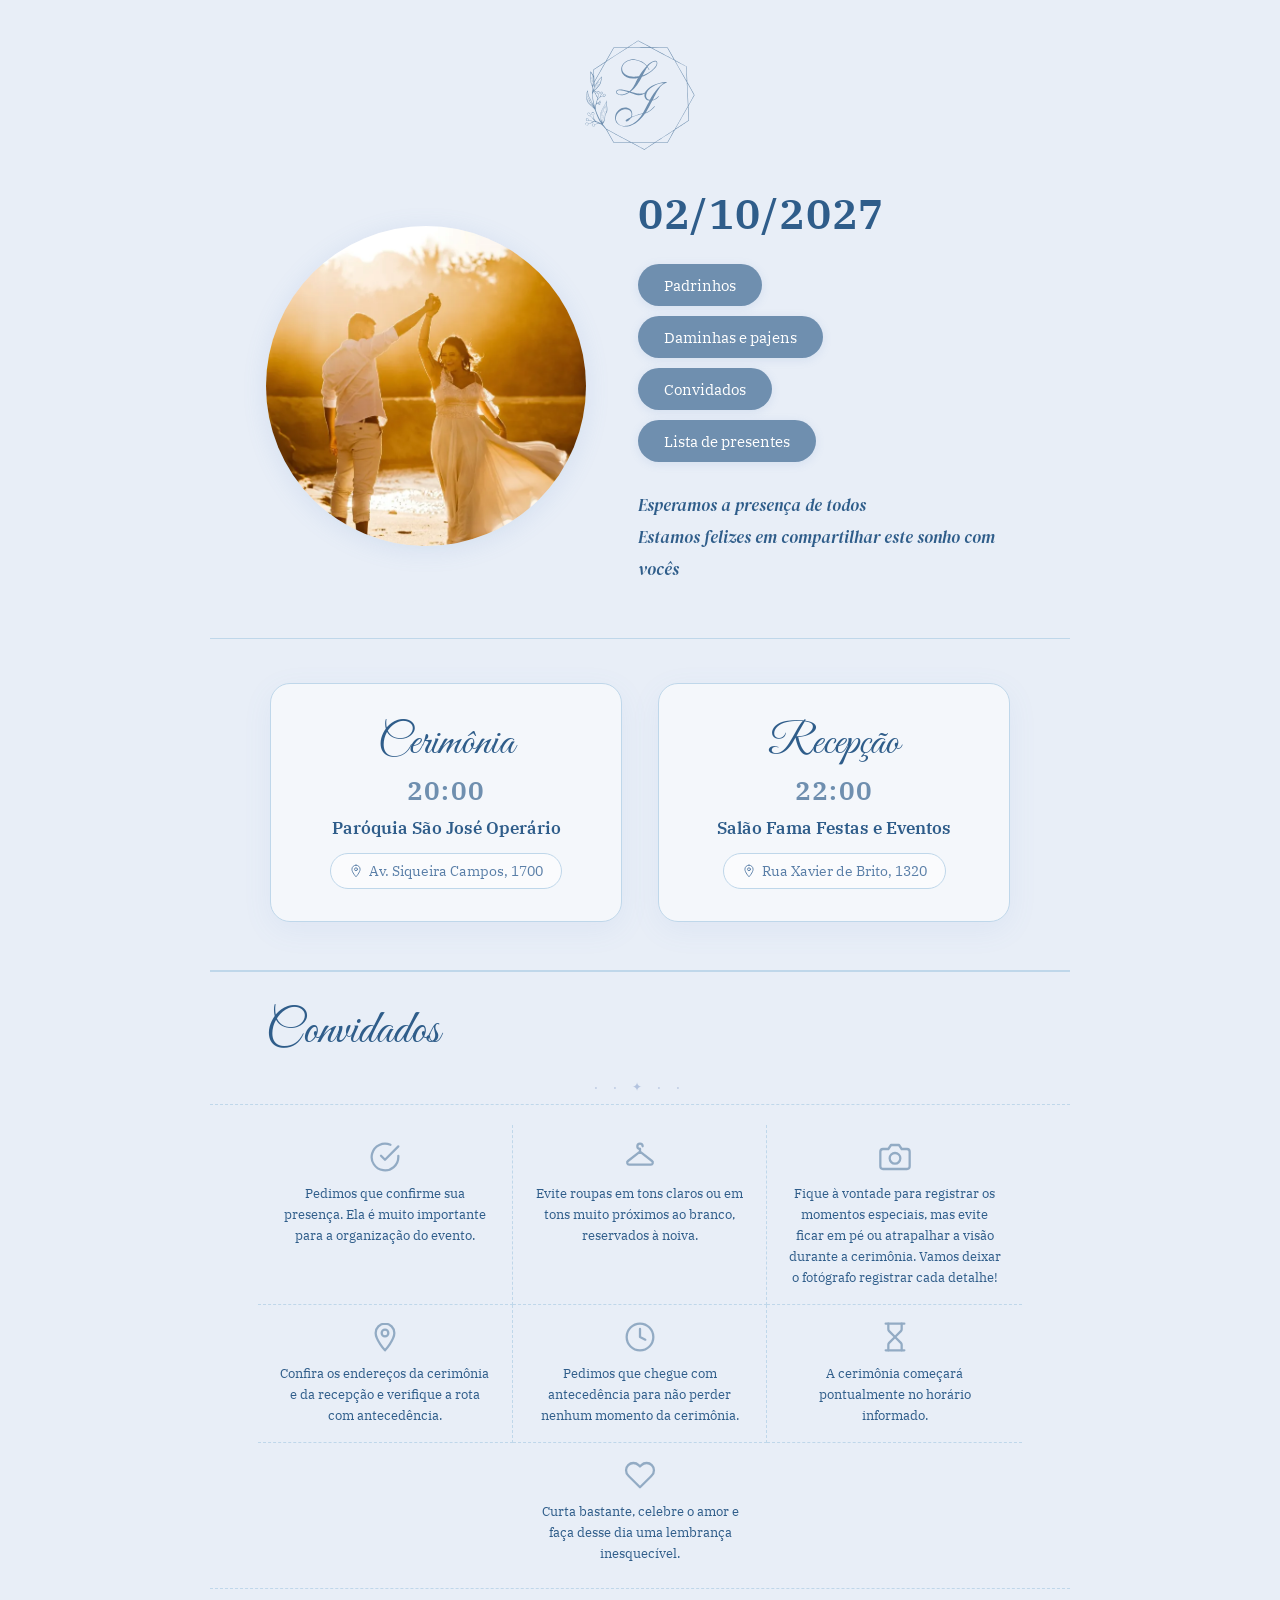
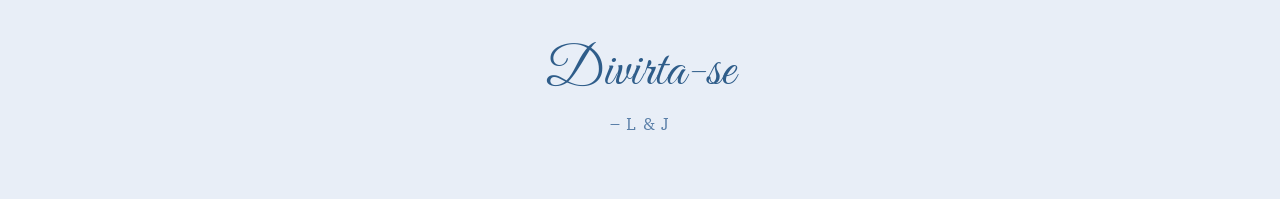
<file: index.html>
<!doctype html>
<html lang="pt-BR">
  <head>
    <meta charset="UTF-8" />
    <meta name="viewport" content="width=device-width, initial-scale=1.0" />
    <meta property="og:title" content="Convite de Casamento – L &amp; J" />
    <meta property="og:description" content="02/10/2027 · Cerimônia às 20:00" />
    <meta property="og:image" content="https://tnutellas.github.io/images/FotoCasamento.webp" />
    <title>Convite de Casamento – L &amp; J</title>
    <link rel="preconnect" href="https://fonts.googleapis.com" />
    <link rel="preconnect" href="https://fonts.gstatic.com" crossorigin />
    <link
      href="https://fonts.googleapis.com/css2?family=Great+Vibes&family=IBM+Plex+Serif:wght@400;600&family=DM+Serif+Display:ital@1&display=swap"
      rel="stylesheet"
    />
    <link rel="stylesheet" href="style.css" />
  </head>
  <body>
    <div class="wrapper">
      <!-- ══════════════════════════════════════
           CAPA
      ══════════════════════════════════════ -->
      <section class="section-cover">
        <div class="logo-wrap">
          <img
            src="images/MonogramaV4-colored.svg"
            alt="Logo L&amp;J"
            class="logo-img"
          />
        </div>

        <!-- Bloco hero: no desktop vira 2 colunas -->
        <div class="hero-grid">
          <!-- Foto -->
          <div class="hero-circle">
            <img
              src="images/FotoCasamento.webp"
              alt="Foto dos noivos"
              class="hero-img"
            />
          </div>

          <!-- Conteúdo textual ao lado da foto (desktop) ou abaixo (mobile) -->
          <div class="hero-content">
            <p class="date-text">02/10/2027</p>

            <div class="nav-btns">
              <a class="btn-nav" href="padrinhos.html">Padrinhos</a>
              <a class="btn-nav" href="daminhas.html">Daminhas e pajens</a>
              <a class="btn-nav" href="#convidados">Convidados</a>
              <a
                class="btn-nav"
                href="https://www.finalfeliz.de/LaisLinsJoaoVictor"
                target="_blank"
                rel="noopener"
                >Lista de presentes</a
              >
            </div>

            <div class="hero-msg">
              <p class="msg-line">Esperamos a presença de todos</p>
              <p class="msg-line">
                Estamos felizes em compartilhar este sonho com vocês
              </p>
            </div>
          </div>
        </div>
        <!-- /hero-grid -->
      </section>
      <!-- ══════════════════════════════════════
           INFORMAÇÕES DO EVENTO
      ══════════════════════════════════════ -->
      <section class="section-info">
        <div class="info-cards">
          <!-- Cerimônia -->
          <div class="info-card">
            <h3 class="info-card-title">Cerimônia</h3>
            <p class="info-card-time">20:00</p>
            <p class="info-card-place">Paróquia São José Operário</p>
            <a
              class="info-card-address"
              href="https://maps.app.goo.gl/T6LfEr5VWVxbEAMs5"
              target="_blank"
              rel="noopener"
            >
              <svg
                viewBox="0 0 24 24"
                fill="none"
                stroke="currentColor"
                stroke-width="1.6"
                stroke-linecap="round"
                stroke-linejoin="round"
                class="addr-icon"
              >
                <path
                  d="M12 2C8.13 2 5 5.13 5 9c0 5.25 7 13 7 13s7-7.75 7-13c0-3.87-3.13-7-7-7z"
                />
                <circle cx="12" cy="9" r="2.5" />
              </svg>
              Av. Siqueira Campos, 1700
            </a>
          </div>

          <!-- Recepção -->
          <div class="info-card">
            <h3 class="info-card-title">Recepção</h3>
            <p class="info-card-time">22:00</p>
            <p class="info-card-place">Salão Fama Festas e Eventos</p>
            <a
              class="info-card-address"
              href="https://maps.app.goo.gl/uJj9DNCMM5zp3ML26"
              target="_blank"
              rel="noopener"
            >
              <svg
                viewBox="0 0 24 24"
                fill="none"
                stroke="currentColor"
                stroke-width="1.6"
                stroke-linecap="round"
                stroke-linejoin="round"
                class="addr-icon"
              >
                <path
                  d="M12 2C8.13 2 5 5.13 5 9c0 5.25 7 13 7 13s7-7.75 7-13c0-3.87-3.13-7-7-7z"
                />
                <circle cx="12" cy="9" r="2.5" />
              </svg>
              Rua Xavier de Brito, 1320
            </a>
          </div>
        </div>
      </section>
      <!-- ══════════════════════════════════════
           CONVIDADOS
      ══════════════════════════════════════ -->
      <section class="section-outfit" id="convidados">
        <h2 class="script-title guests-title">Convidados</h2>
        <div class="divider-ornament">· · ✦ · ·</div>

        <div class="tips-section tips-grid">
          <!-- Confirmar presença -->
          <div class="tip-item">
            <svg
              class="tip-icon"
              viewBox="0 0 24 24"
              fill="none"
              stroke="currentColor"
              stroke-width="1.7"
              stroke-linecap="round"
              stroke-linejoin="round"
            >
              <path d="M22 11.08V12a10 10 0 1 1-5.93-9.14" />
              <polyline points="22 4 12 14.01 9 11.01" />
            </svg>
            <p class="tip-text">
              Pedimos que confirme sua presença. Ela é muito importante para a
              organização do evento.
            </p>
          </div>

          <!-- Traje -->
          <div class="tip-item">
            <svg
              class="tip-icon"
              viewBox="0 0 24 24"
              fill="none"
              stroke="currentColor"
              stroke-width="1.7"
              stroke-linecap="round"
              stroke-linejoin="round"
            >
              <path d="M12 6a2 2 0 1 1 2-2" />
              <path
                d="M12 6v2L3 15a1.5 1.5 0 0 0 1 2.7h16a1.5 1.5 0 0 0 1-2.7l-9-7"
              />
            </svg>
            <p class="tip-text">
              Evite roupas em tons claros ou em tons muito próximos ao branco,
              reservados à noiva.
            </p>
          </div>

          <!-- Fotos -->
          <div class="tip-item">
            <svg
              class="tip-icon"
              viewBox="0 0 24 24"
              fill="none"
              stroke="currentColor"
              stroke-width="1.7"
              stroke-linecap="round"
              stroke-linejoin="round"
            >
              <path
                d="M23 19a2 2 0 0 1-2 2H3a2 2 0 0 1-2-2V8a2 2 0 0 1 2-2h4l2-3h6l2 3h4a2 2 0 0 1 2 2z"
              />
              <circle cx="12" cy="13" r="4" />
            </svg>
            <p class="tip-text">
              Fique à vontade para registrar os momentos especiais, mas evite
              ficar em pé ou atrapalhar a visão durante a cerimônia. Vamos deixar o fotógrafo registrar cada detalhe!
            </p>
          </div>

          <!-- Endereços -->
          <div class="tip-item">
            <svg
              class="tip-icon"
              viewBox="0 0 24 24"
              fill="none"
              stroke="currentColor"
              stroke-width="1.7"
              stroke-linecap="round"
              stroke-linejoin="round"
            >
              <path
                d="M12 2C8.13 2 5 5.13 5 9c0 5.25 7 13 7 13s7-7.75 7-13c0-3.87-3.13-7-7-7z"
              />
              <circle cx="12" cy="9" r="2.5" />
            </svg>
            <p class="tip-text">
              Confira os endereços da cerimônia e da recepção e verifique a rota
              com antecedência.
            </p>
          </div>

          <!-- Antecedência -->
          <div class="tip-item">
            <svg
              class="tip-icon"
              viewBox="0 0 24 24"
              fill="none"
              stroke="currentColor"
              stroke-width="1.7"
              stroke-linecap="round"
              stroke-linejoin="round"
            >
              <circle cx="12" cy="12" r="10" />
              <polyline points="12 6 12 12 16 14" />
            </svg>
            <p class="tip-text">
              Pedimos que chegue com antecedência para não perder nenhum momento
              da cerimônia.
            </p>
          </div>

          <!-- Pontualidade -->
          <div class="tip-item">
            <svg
              class="tip-icon"
              viewBox="0 0 24 24"
              fill="none"
              stroke="currentColor"
              stroke-width="1.7"
              stroke-linecap="round"
              stroke-linejoin="round"
            >
              <path d="M5 22h14" />
              <path d="M5 2h14" />
              <path
                d="M17 22v-4.17a2 2 0 0 0-.59-1.42L12 12l-4.41 4.41A2 2 0 0 0 7 17.83V22"
              />
              <path
                d="M7 2v4.17a2 2 0 0 0 .59 1.42L12 12l4.41-4.41A2 2 0 0 0 17 6.17V2"
              />
            </svg>
            <p class="tip-text">
              A cerimônia começará pontualmente no horário informado.
            </p>
          </div>

          <!-- Celebre -->
          <div class="tip-item">
            <svg
              class="tip-icon"
              viewBox="0 0 24 24"
              fill="none"
              stroke="currentColor"
              stroke-width="1.7"
              stroke-linecap="round"
              stroke-linejoin="round"
            >
              <path
                d="M20.84 4.61a5.5 5.5 0 0 0-7.78 0L12 5.67l-1.06-1.06a5.5 5.5 0 0 0-7.78 7.78l1.06 1.06L12 21.23l7.78-7.78 1.06-1.06a5.5 5.5 0 0 0 0-7.78z"
              />
            </svg>
            <p class="tip-text">
              Curta bastante, celebre o amor e faça desse dia uma lembrança
              inesquecível.
            </p>
          </div>
        </div>

        <!-- Assinatura final -->
        <div class="final-sign">
          <h2 class="script-title sign-title">Divirta-se</h2>
          <p class="sign-sub">– L &amp; J</p>
        </div>
      </section>
    </div>
    <!-- /wrapper -->
  </body>
</html>
</file>
<file: style.css>
/* ============================================================
   RESET & VARIÁVEIS
   ============================================================ */
*, *::before, *::after { box-sizing: border-box; margin: 0; padding: 0; }

:root {
  --bg:         #e8eef7;
  --text:       #2f5d8a;
  --text-soft:  #5a7fa8;
  --blue:       #91a8d0;
  --blue-dk:    #6f8faf;
  --border:     #bfd7ea;
  --shadow:     rgba(100, 140, 200, 0.15);
}

html { font-size: 16px; }

body {
  background: var(--bg);
  color: var(--text);
  font-family: 'IBM Plex Serif', serif;
  min-height: 100vh;
}


/* ============================================================
   ░░░  MOBILE — layout padrão (< 768px)  ░░░
   ============================================================ */

.wrapper {
  width: 100%;
  max-width: 480px;
  margin: 0 auto;
  display: flex;
  flex-direction: column;
  align-items: center;
}

/* --- CAPA mobile --- */
.section-cover {
  width: 100%;
  display: flex;
  flex-direction: column;
  align-items: center;
  padding-bottom: 32px;
}

.logo-wrap {
  margin: 28px auto 18px;
  width: 88px;
  height: 88px;
}
.logo-img { width: 100%; height: 100%; object-fit: contain; display: block; }

/* Hero: coluna única no mobile */
.hero-grid {
  width: 100%;
  display: flex;
  flex-direction: column;
  align-items: center;
  gap: 0;
}

.hero-circle {
  width: 80%;
  max-width: 300px;
  aspect-ratio: 1;
  border-radius: 50%;
  overflow: hidden;
  box-shadow: 0 4px 24px var(--shadow);
  margin: 0 auto 20px;
}
.hero-img { width: 100%; height: 100%; object-fit: cover; display: block; }

.hero-content {
  width: 100%;
  display: flex;
  flex-direction: column;
  align-items: center;
}

.date-text {
  font-family: 'IBM Plex Serif', serif;
  font-size: 1.75rem;
  font-weight: 600;
  color: var(--text);
  text-align: center;
  letter-spacing: 0.03em;
  margin-bottom: 18px;
}

.nav-btns {
  display: flex;
  gap: 12px;
  flex-wrap: wrap;
  justify-content: center;
  padding: 0 16px;
  margin-bottom: 20px;
}
.btn-nav {
  display: inline-flex;
  align-items: center;
  padding: 9px 22px;
  border-radius: 30px;
  background: var(--blue-dk);
  color: #fff;
  border: none;
  font-family: 'IBM Plex Serif', serif;
  font-size: 0.88rem;
  text-decoration: none;
  box-shadow: 0 2px 10px var(--shadow);
  transition: background 0.2s, transform 0.15s;
  white-space: nowrap;
}
.btn-nav:hover { background: #5a7fa8; transform: translateY(-1px); }
.btn-nav:active { transform: translateY(0); box-shadow: none; }

.hero-msg { padding: 0 24px; text-align: center; }
.msg-line {
  font-family: 'DM Serif Display', serif;
  font-style: italic;
  font-size: 0.95rem;
  color: var(--text);
  line-height: 1.8;
}

/* ============================================================
   SEÇÃO DE INFORMAÇÕES DO EVENTO
   ============================================================ */
.section-info {
  width: 100%;
  padding: 36px 20px 40px;
  border-top: 1px solid var(--border);
  border-bottom: 1px solid var(--border);
}

.info-cards {
  display: flex;
  flex-direction: column;
  gap: 20px;
  width: 100%;
}

.info-card {
  display: flex;
  flex-direction: column;
  align-items: center;
  text-align: center;
  padding: 24px 20px;
  background: rgba(255, 255, 255, 0.4);
  border: 1px solid var(--border);
  border-radius: 16px;
  box-shadow: 0 4px 16px rgba(100, 140, 200, 0.06);
}

.info-card-title {
  font-family: 'Great Vibes', cursive;
  font-size: 2.2rem;
  font-weight: 400;
  color: var(--text);
  margin-bottom: 4px;
}

.info-card-time {
  font-family: 'IBM Plex Serif', serif;
  font-size: 1.4rem;
  font-weight: 600;
  color: var(--blue-dk);
  letter-spacing: 0.04em;
  margin-bottom: 8px;
}

.info-card-place {
  font-family: 'IBM Plex Serif', serif;
  font-size: 0.95rem;
  font-weight: 600;
  color: var(--text);
  margin-bottom: 10px;
}

.info-card-address {
  display: inline-flex;
  align-items: center;
  gap: 6px;
  font-family: 'IBM Plex Serif', serif;
  font-size: 0.84rem;
  color: var(--text-soft);
  text-decoration: none;
  background: rgba(255, 255, 255, 0.6);
  border: 1px solid var(--border);
  padding: 6px 14px;
  border-radius: 20px;
  transition: all 0.2s ease;
}
.info-card-address:hover {
  color: #fff;
  background: var(--blue-dk);
  border-color: var(--blue-dk);
  transform: translateY(-1px);
}

.addr-icon { width: 14px; height: 14px; flex-shrink: 0; }

/* ============================================================
   SEÇÃO CONVIDADOS (reaproveita .section-outfit / .tips-section)
   ============================================================ */
.guests-title {
  padding: 20px 18px 0;
}

/* ============================================================
   CABEÇALHO DAS SUBPÁGINAS
   ============================================================ */
.page-header {
  width: 100%;
  position: relative;
  display: flex;
  justify-content: center;
  align-items: center;
  padding: 24px 20px 8px;
}

.page-logo {
  display: block;
  width: 72px;
  height: 72px;
}
.page-logo img { width: 100%; height: 100%; object-fit: contain; display: block; }

.btn-back {
  position: absolute;
  left: 18px;
  top: 50%;
  transform: translateY(-50%);
  font-family: 'IBM Plex Serif', serif;
  font-size: 0.85rem;
  color: var(--blue-dk);
  text-decoration: none;
  padding: 6px 14px;
  border: 1px solid var(--border);
  border-radius: 20px;
  background: rgba(255, 255, 255, 0.5);
  transition: background 0.2s, color 0.2s;
}
.btn-back:hover { background: var(--blue-dk); color: #fff; border-color: var(--blue-dk); }

.section-outfit.no-border { border-top: none; }

/* ============================================================
   SEÇÕES DE TRAJE
   ============================================================ */
.section-outfit {
  width: 100%;
  display: flex;
  flex-direction: column;
  align-items: stretch;
  padding: 0 0 24px;
  border-top: 1px solid var(--border);
}

.outfit-block {
  display: flex;
  flex-direction: column;
  padding: 20px 18px 8px;
  gap: 10px;
}

/* Mobile: no bloco "reverse", imagem sobe */
.outfit-block.reverse .outfit-img-wrap { order: -1; }

.script-title {
  font-family: 'Great Vibes', cursive;
  color: var(--text);
  font-size: 2.3rem;
  font-weight: 400;
  line-height: 1.15;
  margin-bottom: 6px;
}

.outfit-list {
  list-style: disc;
  padding-left: 18px;
  font-family: 'IBM Plex Serif', serif;
  font-size: 0.87rem;
  color: var(--text);
  line-height: 1.8;
}

.outfit-img-wrap {
  width: 100%;
  max-width: 200px;
  margin: 0 auto;
}
.outfit-img { width: 100%; height: auto; object-fit: contain; display: block; }

.divider-ornament {
  text-align: center;
  color: var(--blue);
  font-size: 0.72rem;
  letter-spacing: 6px;
  padding: 10px 0 2px;
  opacity: 0.6;
}

/* --- Dicas mobile --- */
.tips-section {
  display: flex;
  flex-direction: column;
  gap: 14px;
  padding: 14px 18px 4px;
}
.tip-item {
  display: flex;
  align-items: flex-start;
  gap: 12px;
}
.tip-icon {
  width: 26px;
  height: 26px;
  flex-shrink: 0;
  color: var(--blue-dk);
  opacity: 0.78;
  margin-top: 1px;
}
.tip-text {
  font-family: 'IBM Plex Serif', serif;
  font-size: 0.85rem;
  color: var(--text);
  line-height: 1.65;
}

/* --- Assinatura mobile --- */
.final-sign {
  text-align: center;
  padding: 28px 0 12px;
}
.sign-title { font-size: 2.6rem; }
.sign-sub {
  font-family: 'IBM Plex Serif', serif;
  font-size: 0.95rem;
  color: var(--text-soft);
  margin-top: 4px;
  letter-spacing: 0.06em;
}


/* ============================================================
   ░░░  DESKTOP — layout alternativo (≥ 768px)  ░░░
   ============================================================ */
@media (min-width: 768px) {

  body {
    background: var(--bg);
    padding: 0;
  }

  /* Container mais largo, sem card */
  .wrapper {
    max-width: 860px;
  }

  /* ---- CAPA desktop: logo no topo, hero em 2 colunas ---- */
  .section-cover {
    padding-bottom: 52px;
  }

  .logo-wrap {
    width: 110px;
    height: 110px;
    margin: 40px auto 36px;
  }

  /* Hero vira grid 2 colunas */
  .hero-grid {
    flex-direction: row;
    align-items: center;
    justify-content: center;
    gap: 52px;
    padding: 0 56px;
    width: 100%;
  }

  /* Foto maior no desktop */
  .hero-circle {
    width: 320px;
    max-width: 320px;
    flex-shrink: 0;
    margin: 0;
  }

  /* Conteúdo à direita */
  .hero-content {
    align-items: flex-start;
    text-align: left;
    flex: 1;
  }

  .date-text {
    font-size: 2.6rem;
    text-align: left;
    margin-bottom: 24px;
  }

  .nav-btns {
    justify-content: flex-start;
    padding: 0;
    flex-direction: column;
    align-items: flex-start;
    gap: 10px;
    margin-bottom: 28px;
  }

  .btn-nav {
    font-size: 0.95rem;
    padding: 11px 26px;
  }

  .hero-msg { padding: 0; text-align: left; }
  .msg-line { font-size: 1.05rem; line-height: 1.9; }

  /* ---- Informações do evento desktop ---- */
  .section-info {
    padding: 44px 56px 48px;
  }

  .info-cards {
    flex-direction: row;
    gap: 36px;
    max-width: 740px;
    margin: 0 auto;
  }

  .info-card {
    flex: 1;
    padding: 32px 28px;
    background: rgba(255, 255, 255, 0.55);
    border: 1px solid var(--border);
    border-radius: 20px;
    box-shadow: 0 8px 30px rgba(100, 140, 200, 0.08);
  }

  .info-card-title {
    font-size: 2.7rem;
    margin-bottom: 4px;
  }

  .info-card-time {
    font-size: 1.6rem;
    margin-bottom: 10px;
  }

  .info-card-place {
    font-size: 1.05rem;
    margin-bottom: 14px;
  }

  .info-card-address {
    font-size: 0.88rem;
    padding: 8px 18px;
  }

  /* ---- Seções de traje desktop ---- */
  .section-outfit {
    padding: 0 0 40px;
  }

  /* Outfit blocks: lado a lado */
  .outfit-block {
    flex-direction: row;
    align-items: center;
    padding: 32px 56px 16px;
    gap: 40px;
  }
  .outfit-block.reverse      { flex-direction: row-reverse; }
  /* Cancela o order do mobile */
  .outfit-block.reverse .outfit-img-wrap { order: 0; }

  .outfit-text { flex: 1 1 55%; }

  .outfit-img-wrap {
    flex: 0 0 38%;
    max-width: 38%;
  }

  .script-title  { font-size: 3rem; margin-bottom: 10px; }
  .outfit-list   { font-size: 0.95rem; line-height: 1.85; }

  /* Dicas desktop: em linha (3 colunas) quando couber */
  .tips-section {
    flex-direction: row;
    gap: 0;
    padding: 20px 48px 8px;
    border-top: 1px dashed var(--border);
    border-bottom: 1px dashed var(--border);
    margin: 8px 0;
  }
  .tip-item {
    flex: 1;
    flex-direction: column;
    align-items: center;
    text-align: center;
    gap: 10px;
    padding: 16px 20px;
    border-right: 1px dashed var(--border);
  }
  .tip-item:last-child { border-right: none; }

  .tip-icon {
    width: 32px;
    height: 32px;
    opacity: 0.7;
    margin-top: 0;
  }
  .tip-text { font-size: 0.82rem; line-height: 1.6; }

  /* Assinatura desktop */
  .final-sign { padding: 44px 0 24px; }
  .sign-title { font-size: 3.4rem; }
  .sign-sub   { font-size: 1.05rem; }

  /* Convidados desktop: dicas em grade de 3 colunas, mesmo estilo tracejado */
  .guests-title { padding: 32px 56px 0; }

  .tips-grid {
    flex-wrap: wrap;
    justify-content: center;
    row-gap: 0;
  }
  .tips-grid .tip-item {
    flex: 0 0 33.333%;
    border-bottom: 1px dashed var(--border);
  }
  .tips-grid .tip-item:nth-child(3n) { border-right: none; }
  .tips-grid .tip-item:last-child   { border-bottom: none; border-right: none; }

  /* Cabeçalho das subpáginas */
  .page-header { padding: 36px 56px 8px; }
  .page-logo   { width: 96px; height: 96px; }
  .btn-back    { left: 56px; font-size: 0.92rem; }

}


/* ============================================================
   ACESSIBILIDADE
   ============================================================ */
:focus-visible { outline: 2px solid var(--blue); outline-offset: 3px; }
</file>
